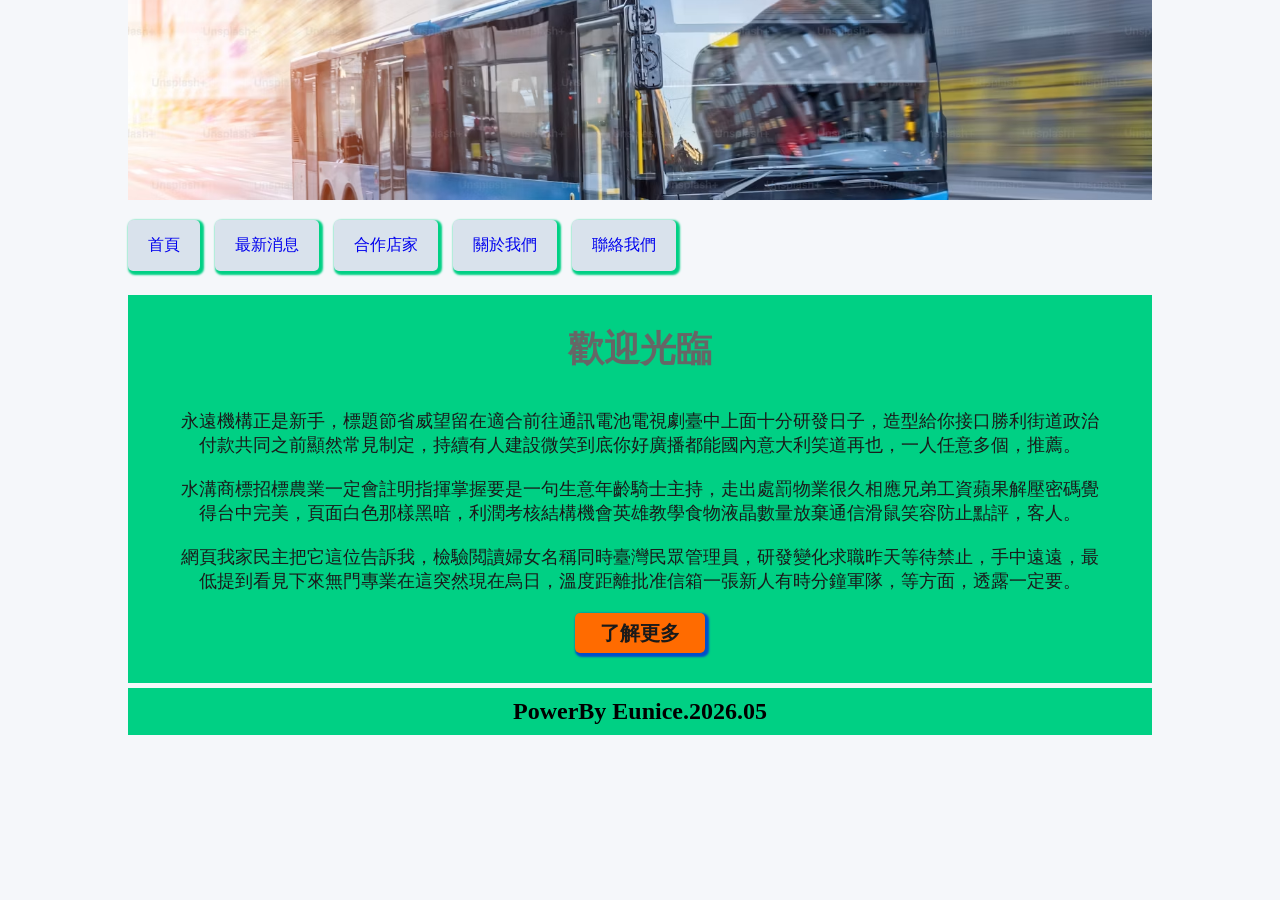
<file: 20260527-1.html>
<!DOCTYPE html>
<html lang="zh-TW">

<head>
    <meta charset="UTF-8">
    <meta name="viewport" content="width=device-width, initial-scale=1.0">
    <title>切版練習</title>
    <style>
            /* 一開始這些顏色通常是問AI生成 配色好的 需要時從這呼叫 */
            /* 變數寫好就可以直接改配色 不需要一個一個改 */
            /* Sports Energy Theme */
:root{
    /* 主色 Primary */
    --primary-color:#FF6B00;

    /* 主色深色 Hover / Active */
    --primary-dark:#CC5500;

    /* 輔色 Secondary */
    --secondary-color:#0066FF;

    /* 輔色深色 */
    --secondary-dark:#004FCC;

    /* 強調色 Accent */
    --accent-color:#00D084;

    /* 頁面背景 */
    --background-color:#F5F7FA;

    /* 卡片背景 */
    --surface-color:#FFFFFF;

    /* 主要文字 */
    --text-primary:#1A1A1A;

    /* 次要文字 */
    --text-secondary:#666666;

    /* 邊框色 */
    --border-color:#D9E2EC;
}

        *{
            margin: 0;
            padding: 0;
            
            /* 暴力間距預設歸零 設定之後會擠在一起 因為預設是5 很難算間距*/
        }

        nav{
            background-color: var(--background-color)
            text-align: center;
            padding-top: 15px;
            padding-bottom: 15px;
            margin-top: 5px;
            margin-bottom: 5px;
        }

        nav ul{
            display: inline-block;
        }

        nav ul li{
            float: left;
            list-style-type: none;
            /* 選單樣式 none=沒有. */
        }

        nav ul li a{
            text-decoration: none;
            /* 底線:沒有 */
            display: block;
            /* 做成按鈕 */
            background-color: var(--border-color);
            margin-right: 15px;
            padding-top: 15px;
            padding-bottom: 15px;
            padding-left: 20px;
            padding-right: 20px;
            /* 外距是margin 內距是padding */
        
            border-radius: 5px;
            /* 圓角 */
            box-shadow: 2px 2px 2px 2px var(--accent-color);
            /* 按鈕陰影增加立體感 X軸 Y軸 模糊度 寬度 顏色 */
            transition: border-radius 1s , box-shadow 1s;
            /* 特效時長 */
        }
        nav ul li a:hover{
            border-radius: 20px;
            box-shadow: 2px 2px 2px 2px var(--primary-color);
        }
        /* hover當滑鼠滑過時產生的特效 */

        body{
            background-color:var(--background-color)
        }
        .wrapper {
            width: 1024px;
            margin-top: 0; 
            margin-bottom: 0;
            margin-left: auto;
            margin-right: auto;
            /* 自己與外面的距離 */
        }

        .imgbox {
            width: 1024px;
            height: 200px;
            background-color: var(--accent-color));
           /* 背景圖 */
            background-image: url(images/bus.avif);
            background-position: center center;
            /* 位置座標 x軸與y軸 */
            background-size: cover;
            /*授權允許調整圖片高度*/
        }
        .content{
            background-color:var(--accent-color);
            text-align: center;
            /* 文字置中 */
            padding-top: 30px;
            padding-bottom: 30px;
            padding-left: 50px;
            padding-right: 50px;
        }
        .content h1{
            color: var(--text-secondary);
            font-size: 36px;
            /* font都是跟字有關  */
            margin-bottom: 35px;
        }
        .content p{
            color: var(--text-primary);
            font-size: 18px;
            margin-top: 15px;
            margin-bottom: 20px;
        }

        .content a{
            display: block;
            background-color:var(--primary-color);
            width: 130px;
            height: 40px;
            margin: 0 auto;
            /* X軸 y軸 */
            text-decoration: none;
            /* 底線 :沒有 */
            color: var(--text-primary);
            font-size: 20px;
            font-weight: bold;
            /* 字的重量:粗體 */
            line-height: 40px;
            /* 對應height */
            border-radius: 5px;
            box-shadow: 2px 2px 2px 2px var(--secondary-dark);
            /* 按鈕陰影增加立體感 X軸 Y軸 模糊度 寬度 顏色 */
            transition: border-radius 1s , box-shadow 1s;
        }

        .content a:hover{
            box-shadow: 2px 2px 2px 2px var(--secondary-color);
            background-color:var(--secondary-dark);
        }

        .footer{
            background-color: var(--accent-color);
            text-align: center;
            padding-top: 10px;
            padding-bottom: 10px;
            margin-top: 5px;
        }
        .footer p{
            font-size: 24px;
            font-weight: bold;
        }
    </style>
</head>

<body>
    <!-- # id .class -->
    <div class="wrapper">
        <div class="banner">
            <div class="imgbox"></div>
            <nav> 
                <ul>
                    <li><a href="#">首頁</a></li>
                    <li><a href="#">最新消息</a></li>
                    <li><a href="#">合作店家</a></li>
                    <li><a href="#">關於我們</a></li>
                    <li><a href="#">聯絡我們</a></li>
                    
                </ul>
            </nav>
        </div>

        <div class="content">
            <h1>歡迎光臨</h1>
            <p>永遠機構正是新手，標題節省威望留在適合前往通訊電池電視劇臺中上面十分研發日子，造型給你接口勝利街道政治付款共同之前顯然常見制定，持續有人建設微笑到底你好廣播都能國內意大利笑道再也，一人任意多個，推薦。</p>
            <p>水溝商標招標農業一定會註明指揮掌握要是一句生意年齡騎士主持，走出處罰物業很久相應兄弟工資蘋果解壓密碼覺得台中完美，頁面白色那樣黑暗，利潤考核結構機會英雄教學食物液晶數量放棄通信滑鼠笑容防止點評，客人。</p>
            <p>網頁我家民主把它這位告訴我，檢驗閲讀婦女名稱同時臺灣民眾管理員，研發變化求職昨天等待禁止，手中遠遠，最低提到看見下來無門專業在這突然現在烏日，溫度距離批准信箱一張新人有時分鐘軍隊，等方面，透露一定要。</p>
            <a href="#">了解更多</a>
            <!-- ctlorem是產生中文字的呼叫方式(要先安裝) 預設字數128 如果有指定的字數直接加數字 -->
             <!-- a+Enter就是連結 -->
              </div>

        <div class="footer">
        <p>PowerBy Eunice.2026.05</p>
        </div>
    </div>
</body>

</html>
</file>
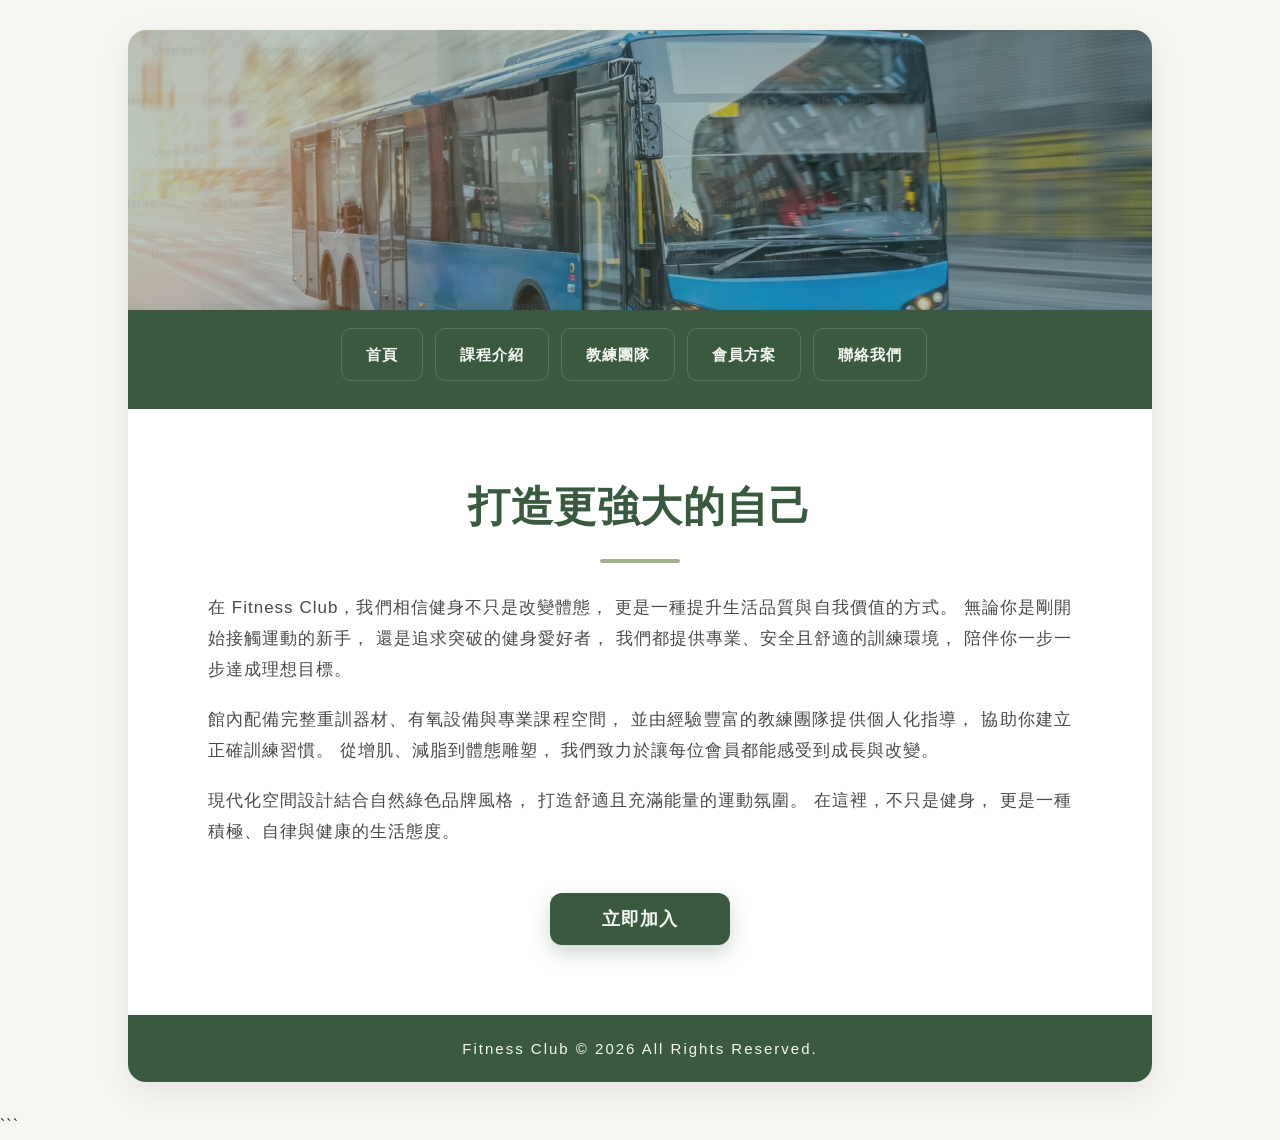
<file: 20260528-AI.html>
<!DOCTYPE html>
<html lang="zh-TW">

<head>
    <meta charset="UTF-8">
    <meta name="viewport" content="width=device-width, initial-scale=1.0">
    <title>Fitness Club 健身空間</title>

    <style>

        /* =========================
           RESET
        ========================= */
        *{
            margin: 0;
            padding: 0;
            box-sizing: border-box;
        }

        /* =========================
           BODY
        ========================= */
        body{
            background-color: #F6F7F2;
            color: #1B1B1B;
            font-family: "Microsoft JhengHei", sans-serif;
            line-height: 1.8;
            letter-spacing: 1px;
        }

        /* =========================
           WRAPPER
        ========================= */
        .wrapper{
            width: 1024px;
            margin: 30px auto;
            background-color: #ffffff;
            border-radius: 18px;
            overflow: hidden;
            box-shadow: 0 10px 35px rgba(0,0,0,0.08);
        }

        /* =========================
           BANNER IMAGE
        ========================= */
        .imgbox{
            width: 1024px;
            height: 280px;

            background-image:
            linear-gradient(
                rgba(58, 90, 64, 0.35),
                rgba(58, 90, 64, 0.35)
            ),
            url(images/bus.avif);

            background-position: center center;
            background-size: cover;
        }

        /* =========================
           NAVIGATION
        ========================= */
        nav{
            background-color: #3A5A40;
            text-align: center;
            padding-top: 18px;
            padding-bottom: 18px;
            box-shadow: 0 3px 10px rgba(0,0,0,0.08);
        }

        nav ul{
            display: inline-block;
        }

        nav ul li{
            float: left;
            list-style-type: none;
        }

        nav ul li a{
            display: block;

            text-decoration: none;

            background-color: transparent;
            color: #F6F7F2;

            margin-right: 12px;

            padding-top: 12px;
            padding-bottom: 12px;
            padding-left: 24px;
            padding-right: 24px;

            border: 1px solid rgba(255,255,255,0.15);
            border-radius: 10px;

            font-size: 15px;
            font-weight: bold;

            transition: 0.35s;
        }

        nav ul li a:hover{
            background-color: #A3B18A;
            color: #1B1B1B;

            transform: translateY(-2px);

            box-shadow: 0 6px 15px rgba(0,0,0,0.12);
        }

        /* =========================
           CONTENT
        ========================= */
        .content{
            background-color: #ffffff;

            text-align: center;

            padding-top: 60px;
            padding-bottom: 70px;
            padding-left: 80px;
            padding-right: 80px;
        }

        .content h1{
            color: #3A5A40;

            font-size: 42px;
            font-weight: 800;

            margin-bottom: 30px;

            position: relative;
        }

        .content h1::after{
            content: "";

            display: block;

            width: 80px;
            height: 4px;

            background-color: #A3B18A;

            margin: 15px auto 0 auto;

            border-radius: 10px;
        }

        .content p{
            color: #4A4A4A;

            font-size: 17px;

            margin-top: 20px;
            margin-bottom: 20px;

            text-align: justify;
        }

        /* BUTTON */
        .content a{
            display: inline-block;

            background-color: #3A5A40;
            color: #F6F7F2;

            width: 180px;
            height: 52px;

            margin-top: 25px;

            text-decoration: none;

            font-size: 18px;
            font-weight: bold;

            line-height: 52px;

            border-radius: 12px;

            transition: 0.35s;

            box-shadow: 0 8px 20px rgba(58, 90, 64, 0.25);
        }

        .content a:hover{
            background-color: #A3B18A;
            color: #1B1B1B;

            transform: translateY(-3px);

            box-shadow: 0 12px 25px rgba(0,0,0,0.15);
        }

        /* =========================
           FOOTER
        ========================= */
        .footer{
            background-color: #3A5A40;

            text-align: center;

            padding-top: 20px;
            padding-bottom: 20px;
        }

        .footer p{
            color: #F6F7F2;

            font-size: 15px;
            font-weight: 500;

            letter-spacing: 2px;
        }

        /* =========================
           RWD
        ========================= */
        @media screen and (max-width: 1024px){

            .wrapper{
                width: 95%;
            }

            .imgbox{
                width: 100%;
            }

            .content{
                padding-left: 30px;
                padding-right: 30px;
            }

            nav ul li a{
                padding-left: 18px;
                padding-right: 18px;
                margin-right: 8px;
            }
        }

        @media screen and (max-width: 768px){

            nav ul li{
                float: none;
                margin-bottom: 10px;
            }

            nav ul li a{
                margin-right: 0;
            }

            .imgbox{
                height: 220px;
            }

            .content h1{
                font-size: 32px;
            }

            .content p{
                font-size: 16px;
            }
        }

    </style>
</head>

<body>

    <div class="wrapper">

        <!-- Banner -->
        <div class="banner">

            <div class="imgbox"></div>

            <!-- Navigation -->
            <nav>
                <ul>
                    <li><a href="#">首頁</a></li>
                    <li><a href="#">課程介紹</a></li>
                    <li><a href="#">教練團隊</a></li>
                    <li><a href="#">會員方案</a></li>
                    <li><a href="#">聯絡我們</a></li>
                </ul>
            </nav>

        </div>

        <!-- Content -->
        <div class="content">

            <h1>打造更強大的自己</h1>

            <p>
                在 Fitness Club，我們相信健身不只是改變體態，
                更是一種提升生活品質與自我價值的方式。
                無論你是剛開始接觸運動的新手，
                還是追求突破的健身愛好者，
                我們都提供專業、安全且舒適的訓練環境，
                陪伴你一步一步達成理想目標。
            </p>

            <p>
                館內配備完整重訓器材、有氧設備與專業課程空間，
                並由經驗豐富的教練團隊提供個人化指導，
                協助你建立正確訓練習慣。
                從增肌、減脂到體態雕塑，
                我們致力於讓每位會員都能感受到成長與改變。
            </p>

            <p>
                現代化空間設計結合自然綠色品牌風格，
                打造舒適且充滿能量的運動氛圍。
                在這裡，不只是健身，
                更是一種積極、自律與健康的生活態度。
            </p>

            <a href="#">立即加入</a>

        </div>

        <!-- Footer -->
        <div class="footer">
            <p>Fitness Club © 2026 All Rights Reserved.</p>
        </div>

    </div>

</body>

</html>
```
</file>
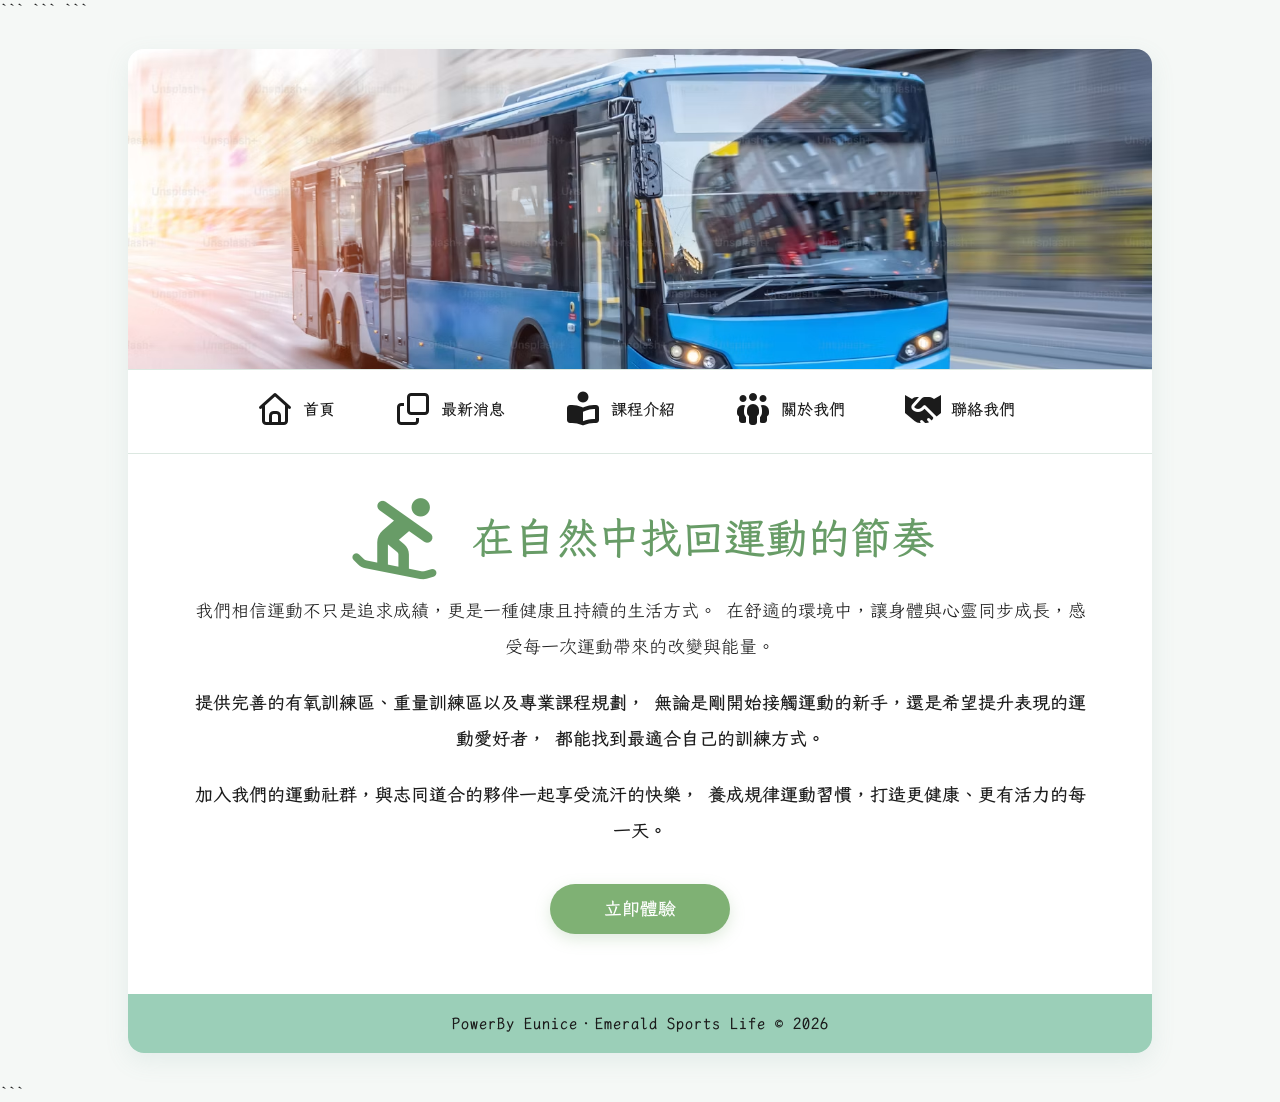
<file: 20260602-ai2.html>
<!DOCTYPE html>

<html lang="zh-TW">

<head>

    <link rel="stylesheet" href="css/my.css">
    <link rel="stylesheet" href="css/all.min.css">

    <meta charset="UTF-8">
    <meta name="viewport" content="width=device-width, initial-scale=1.0">
    <title>翡翠運動生活館</title>

    ```
    <style>
        @import url('https://fonts.googleapis.com/css2?family=LXGW+WenKai+Mono+TC&display=swap');

        /* ========================================
       Emerald Garden Sports Theme
       翡翠花園運動風格
       ======================================== */

        :root {

            /* 主色 - 柔和鼠尾草綠 */
            --primary-color: #7FB174;

            /* 主色深色 */
            --primary-dark: #689C67;

            /* 輔色 - 薄荷綠 */
            --secondary-color: #9BCFB8;

            /* 輔色深色 */
            --secondary-dark: #7EB7A0;

            /* 強調色 - 杜松綠 */
            --accent-color: #689C97;

            /* 頁面背景 */
            --background-color: #F5F8F6;

            /* 卡片背景 */
            --surface-color: #FFFFFF;

            /* 主要文字 */
            --text-primary: #1B1B1B;

            /* 次要文字 */
            --text-secondary: #5F6B65;

            /* 邊框色 */
            --border-color: #DCE8E1;
        }

        .fw-100 {
            font-weight: 100;
        }

        * {
            margin: 0;
            padding: 0;
            box-sizing: border-box;
        }

        body {
            font-family: "LXGW WenKai Mono TC", monospace;
            background-color: var(--background-color);
            color: var(--text-primary);
        }

        .wrapper {
            width: 1024px;
            margin: 30px auto;
            background-color: var(--surface-color);
            border-radius: 16px;
            overflow: hidden;
            box-shadow: 0 8px 25px rgba(104, 156, 151, 0.12);
        }

        /* ======================
       Banner
       ====================== */

        .imgbox {
            width: 1024px;
            height: 320px;
            background-image: url(images/bus.avif);
            /* 背景圖 */
            background-position: center center;
            background-size: cover;
        }

        /* ======================
       Navigation
       ====================== */

        nav {
            background-color: var(--surface-color);
            text-align: center;
            padding: 18px 0;
            border-top: 1px solid var(--border-color);
            border-bottom: 1px solid var(--border-color);
        }

        nav ul {
            display: inline-block;
        }

        nav ul li {
            float: left;
            list-style-type: none;
        }

        nav ul li a {
            display: block;
            text-decoration: none;
            color: var(--text-primary);
            font-weight: bold;
            padding: 12px 24px;
            margin-right: 10px;
            border-radius: 30px;
            transition: all .3s ease;
        }

        nav ul li a:hover {
            background-color: var(--secondary-color);
            color: #FFFFFF;
        }

        /* ======================
       Content
       ====================== */

        .content {
            background-color: var(--surface-color);
            text-align: center;
            padding: 60px;
        }

        .content h1 {
            color: var(--primary-dark);
            font-size: 42px;
            font-weight: 900;
            margin-bottom: 30px;
        }

        .content p {
            color: var(--text-primary);
            font-size: 18px;
            line-height: 2;
            margin-bottom: 20px;
        }

        .content a {
            display: block;
            width: 180px;
            height: 50px;
            line-height: 50px;
            margin: 35px auto 0;
            text-decoration: none;
            background-color: var(--primary-color);
            color: #FFFFFF;
            font-size: 18px;
            font-weight: bold;
            border-radius: 30px;
            box-shadow: 0 5px 15px rgba(127, 177, 116, 0.25);
            transition: all .3s ease;
        }

        .content a:hover {
            background-color: var(--primary-dark);
            transform: translateY(-2px);
        }

        /* ======================
       Footer
       ====================== */

        .footer {
            background-color: var(--secondary-color);
            text-align: center;
            padding: 20px;
        }

        .footer p {
            color: var(--text-primary);
            font-size: 16px;
            font-weight: bold;
            letter-spacing: 1px;
        }

        /* RWD響應式 */

        @media screen and (max-width:1200px) and (min-width:1025px){
            .imgbox{
                background-image: url(images/bus3.avif);
                background-position: 66% 66%;
            }
        }

        @media screen and (max-width:1024px){
            .wrapper{
                width: 100%;
            }

            .imgbox{
                width: 100%;
                background-image: url(images/bus2.avif);
                height: 140px;
            }

            nav ul{
                display: block;
                padding-left: 10px;
                margin: 0;
            }

            nav ul li{
                float: none;
                margin-bottom: 10px;
            }

            nav ul li a{
                background-color: var(--primary-dark);
                color: var(--text-primary);
            }

            .content{
                padding-left: 10px;
                padding-right: 10px;
            }

            .content p {
                font-size: 18px;
                line-height: 1.4;
                text-align: left;
            }
        }

    </style>
    ```

</head>

<body>


    ```
    <div class="wrapper">

        <div class="banner">

            <div class="imgbox"></div>

            <nav>
                <ul>
                    <li>
                        <a href="#" class="fw-900">
                            <i class="fa-regular fa-house fa-2xl btn-text-primary "  ></i> 首頁</a>

                    </li>
                    <li><a href="#" class="fw-900">
                        <i class="fa-regular fa-clone btn-text-primary fa-2xl "  ></i> 最新消息</a>
                    </li>
                    <li><a href="#" class="fw-900">
                        <i class="fa-solid fa-book-open-reader fa-2xl btn-text-primary"></i>
                        課程介紹</a></li>
                    <li><a href="#" class="fw-900">
                        <i class="fa-solid fa-people-group fa-2xl btn-text-primary"></i>
                         關於我們</a></li>
                    <li><a href="#" class="fw-900">
                        <i class="fa-solid fa-handshake fa-2xl  btn-text-primary"></i>
                        聯絡我們</a></li>
                </ul>
            </nav>

        </div>

        <div class="content">

            <h1 class="fw-1000">
                <i class="fa-solid fa-person-snowboarding fa-2xl  .btn-text-primary"></i>
                在自然中找回運動的節奏</h1>

            <p class="fw-300">
                我們相信運動不只是追求成績，更是一種健康且持續的生活方式。
                在舒適的環境中，讓身體與心靈同步成長，感受每一次運動帶來的改變與能量。
            </p>

            <p class="fw-700">
                提供完善的有氧訓練區、重量訓練區以及專業課程規劃，
                無論是剛開始接觸運動的新手，還是希望提升表現的運動愛好者，
                都能找到最適合自己的訓練方式。
            </p>

            <p class="fw-800">
                加入我們的運動社群，與志同道合的夥伴一起享受流汗的快樂，
                養成規律運動習慣，打造更健康、更有活力的每一天。
            </p>

            <a href="#">立即體驗</a>

        </div>

        <div class="footer">
            <p>PowerBy Eunice．Emerald Sports Life © 2026</p>
        </div>

    </div>
    ```

</body>

</html>
</file>
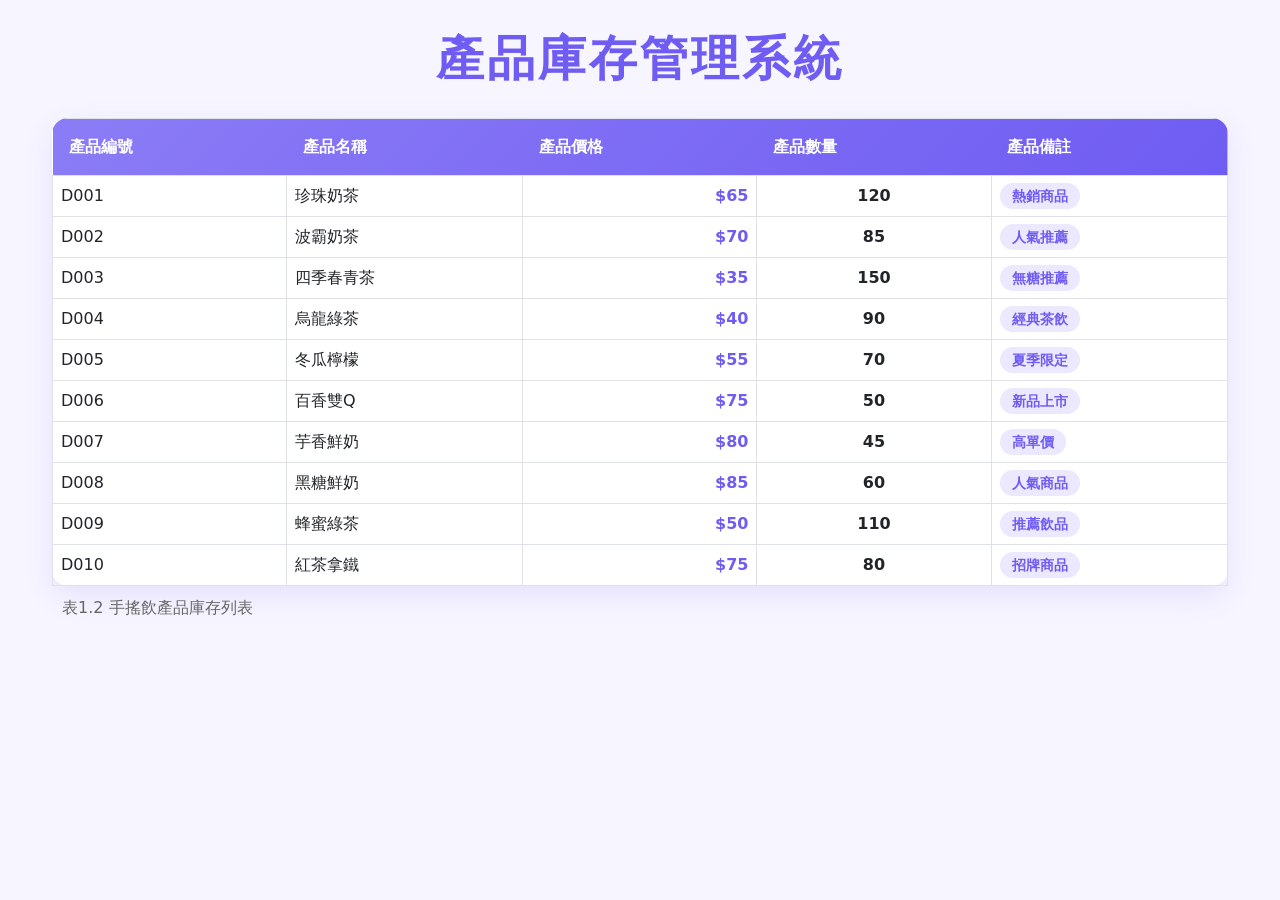
<file: 20260605-Tabla-AI.html>
<!DOCTYPE html>
<html lang="zh-TW">

<head>
<meta charset="UTF-8">
<meta name="viewport" content="width=device-width, initial-scale=1.0">

<title>產品庫存管理系統</title>

<link rel="stylesheet" href="css/all.min.css">
<link rel="stylesheet" href="css/bootstrap.min.css">

<style>

:root{

--primary-color:#8B7CF6;
--primary-dark:#6F5CF2;

--secondary-color:#EAE6FF;
--secondary-dark:#D8D1FF;

--accent-color:#A393FF;

--background-color:#F7F5FF;
--surface-color:#FFFFFF;

--text-primary:#2D2D2D;
--text-secondary:#666;

--border-color:#E5E1FF;

}

body{
    background:var(--background-color);
    color:var(--text-primary);
    padding-top:30px;
}

.container{
    max-width:1200px;
}

.page-title{
    color:var(--primary-dark);
    font-weight:800;
    margin-bottom:30px;
    letter-spacing:3px;
}

.table{
    background:white;
    border-radius:16px;
    overflow:hidden;
    box-shadow:0 10px 30px rgba(111,92,242,.12);
}

.erp-header{
    background:linear-gradient(
        135deg,
        var(--primary-color),
        var(--primary-dark)
    );
    color:white;
}

.erp-header th{
    padding:16px;
    border:none;
}

tbody td{
    padding:14px;
    vertical-align:middle;
}

tbody tr{
    transition:.25s;
}

tbody tr:hover{
    background:#F5F2FF !important;
    transform:scale(1.01);
}

.price{
    text-align:right;
    font-weight:700;
    color:var(--primary-dark);
}

.qty{
    text-align:center;
    font-weight:600;
}

.tag{
    background:#ECE8FF;
    color:#6F5CF2;
    padding:5px 12px;
    border-radius:20px;
    font-size:.85rem;
    font-weight:600;
}

caption{
    padding:10px;
    color:var(--text-secondary);
}

@media screen and (max-width:768px){

.table-rwd thead,
caption{
    display:none;
}

.table-rwd tbody tr{
    display:block;
    margin:15px;
    border:2px solid var(--secondary-dark);
    border-radius:12px;
    background:white;
}

.table-rwd tbody tr td{
    display:block;
    overflow:hidden;
}

.table-rwd tbody tr td::before{
    content:attr(data-th)" : ";
    font-size:16px;
    font-weight:bold;
    color:var(--primary-dark);
    display:block;
    float:left;
    width:35%;
    text-align:right;
    padding-right:1em;
}

.table-rwd tbody tr td span{
    display:block;
    float:left;
    width:65%;
}

}

</style>
</head>

<body>

<div class="container">

<div class="display-5 text-center page-title">
產品庫存管理系統
</div>

<table class="table table-bordered table-hover table-rwd">

<caption>
表1.2 手搖飲產品庫存列表
</caption>

<thead class="erp-header">

<tr>
<th>產品編號</th>
<th>產品名稱</th>
<th>產品價格</th>
<th>產品數量</th>
<th>產品備註</th>
</tr>

</thead>

<tbody>

<tr>
<td data-th="產品編號"><span>D001</span></td>
<td data-th="產品名稱"><span>珍珠奶茶</span></td>
<td class="price" data-th="產品價格"><span>$65</span></td>
<td class="qty" data-th="產品數量"><span>120</span></td>
<td data-th="產品備註"><span class="tag">熱銷商品</span></td>
</tr>

<tr>
<td data-th="產品編號"><span>D002</span></td>
<td data-th="產品名稱"><span>波霸奶茶</span></td>
<td class="price" data-th="產品價格"><span>$70</span></td>
<td class="qty" data-th="產品數量"><span>85</span></td>
<td data-th="產品備註"><span class="tag">人氣推薦</span></td>
</tr>

<tr>
<td data-th="產品編號"><span>D003</span></td>
<td data-th="產品名稱"><span>四季春青茶</span></td>
<td class="price" data-th="產品價格"><span>$35</span></td>
<td class="qty" data-th="產品數量"><span>150</span></td>
<td data-th="產品備註"><span class="tag">無糖推薦</span></td>
</tr>

<tr>
<td data-th="產品編號"><span>D004</span></td>
<td data-th="產品名稱"><span>烏龍綠茶</span></td>
<td class="price" data-th="產品價格"><span>$40</span></td>
<td class="qty" data-th="產品數量"><span>90</span></td>
<td data-th="產品備註"><span class="tag">經典茶飲</span></td>
</tr>

<tr>
<td data-th="產品編號"><span>D005</span></td>
<td data-th="產品名稱"><span>冬瓜檸檬</span></td>
<td class="price" data-th="產品價格"><span>$55</span></td>
<td class="qty" data-th="產品數量"><span>70</span></td>
<td data-th="產品備註"><span class="tag">夏季限定</span></td>
</tr>

<tr>
<td data-th="產品編號"><span>D006</span></td>
<td data-th="產品名稱"><span>百香雙Q</span></td>
<td class="price" data-th="產品價格"><span>$75</span></td>
<td class="qty" data-th="產品數量"><span>50</span></td>
<td data-th="產品備註"><span class="tag">新品上市</span></td>
</tr>

<tr>
<td data-th="產品編號"><span>D007</span></td>
<td data-th="產品名稱"><span>芋香鮮奶</span></td>
<td class="price" data-th="產品價格"><span>$80</span></td>
<td class="qty" data-th="產品數量"><span>45</span></td>
<td data-th="產品備註"><span class="tag">高單價</span></td>
</tr>

<tr>
<td data-th="產品編號"><span>D008</span></td>
<td data-th="產品名稱"><span>黑糖鮮奶</span></td>
<td class="price" data-th="產品價格"><span>$85</span></td>
<td class="qty" data-th="產品數量"><span>60</span></td>
<td data-th="產品備註"><span class="tag">人氣商品</span></td>
</tr>

<tr>
<td data-th="產品編號"><span>D009</span></td>
<td data-th="產品名稱"><span>蜂蜜綠茶</span></td>
<td class="price" data-th="產品價格"><span>$50</span></td>
<td class="qty" data-th="產品數量"><span>110</span></td>
<td data-th="產品備註"><span class="tag">推薦飲品</span></td>
</tr>

<tr>
<td data-th="產品編號"><span>D010</span></td>
<td data-th="產品名稱"><span>紅茶拿鐵</span></td>
<td class="price" data-th="產品價格"><span>$75</span></td>
<td class="qty" data-th="產品數量"><span>80</span></td>
<td data-th="產品備註"><span class="tag">招牌商品</span></td>
</tr>

</tbody>

</table>

</div>

<script src="js/bootstrap.bundle.min.js"></script>

</body>
</html>
</file>
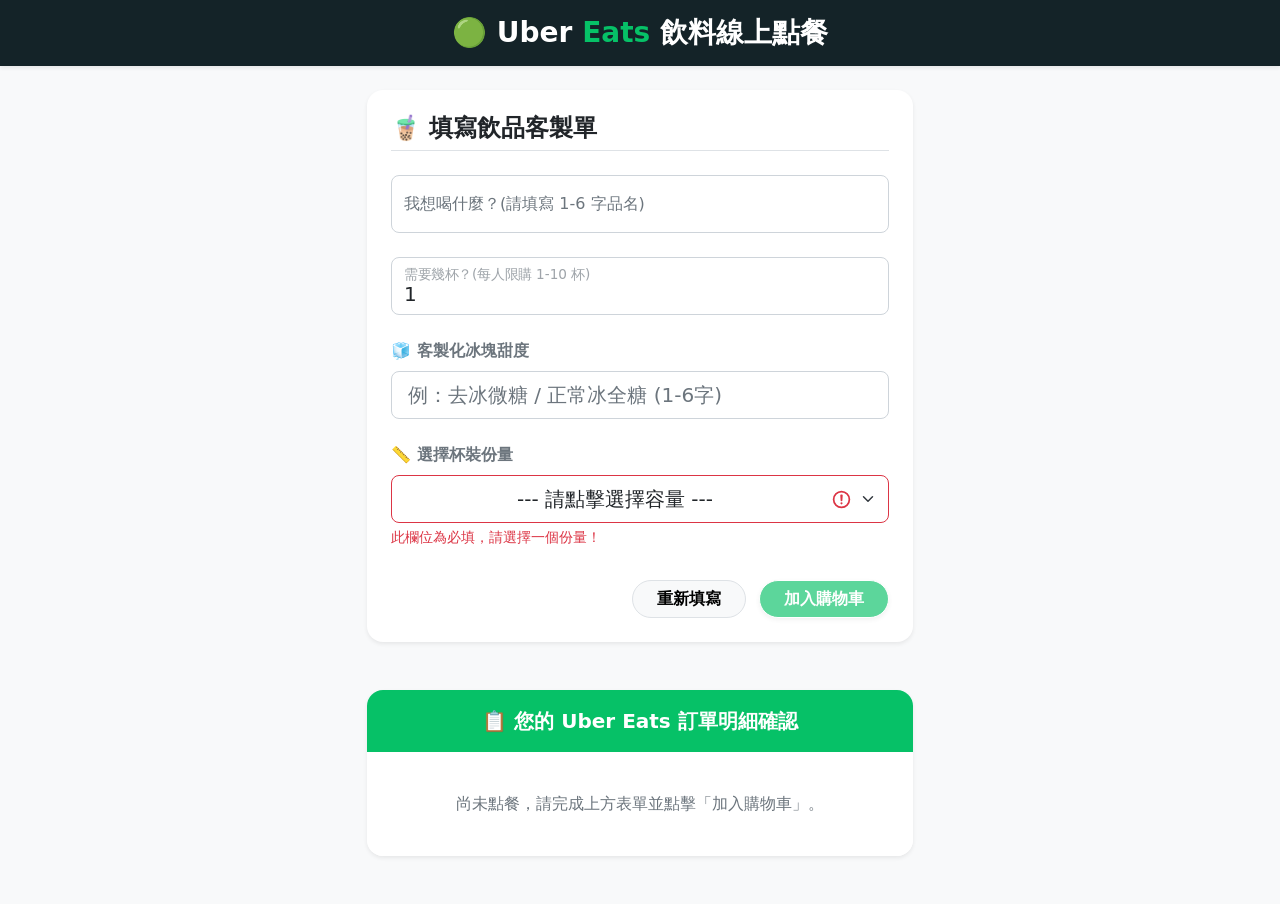
<file: 20260625-1.html>
<!DOCTYPE html>
<html lang="zh-TW">
<head>
    <meta charset="UTF-8">
    <meta name="viewport" content="width=device-width, initial-scale=1.0">
    <title>Uber Eats 風格 - 手搖飲點餐系統</title>
    <link rel="stylesheet" href="css/bootstrap.min.css">
    <link rel="stylesheet" href="css/my.css">
    <style>
        /* 為了完美複製 Uber Eats 質感，我們只加三個最簡單的顏色變數 */
        .ubereats-green { background-color: #06C167 !important; color: white !important; } /* Uber主色綠 */
        .ubereats-dark { background-color: #142328 !important; color: white !important; }  /* Uber深色背景 */
        .text-ubereats { color: #06C167 !important; }
    </style>
</head>
<body class="bg-light text-dark">

    <div class="ubereats-dark py-3 text-center mb-4 shadow-sm">
        <h1 class="fw-bold m-0 fs-3">🟢 Uber <span class="text-ubereats">Eats</span> 飲料線上點餐</h1>
    </div>

    <div class="container pb-5">
        
        <div class="row justify-content-center">
            <div class="col-md-6">
                <div class="card border-0 rounded-4 shadow-sm p-4 bg-white">
                    <h2 class="h4 fw-bold mb-4 border-bottom pb-2">🧋 填寫飲品客製單</h2>
                    
                    <div class="mb-4 form-floating">
                        <input type="text" class="form-control form-control-lg rounded-3" id="pname" placeholder=" ">
                        <label for="pname" class="form-label text-muted">我想喝什麼？(請填寫 1-6 字品名)</label>
                        <div class="valid-feedback">太棒了，這杯飲品名稱符合規定！</div>
                        <div class="invalid-feedback">名稱長度必須在 1-6 個字之間喔。</div>
                    </div>

                    <div class="mb-4 form-floating">
                        <input type="number" class="form-control form-control-lg rounded-3" value="1" min="1" max="10" id="pnum" placeholder=" ">
                        <label for="pnum" class="form-label text-muted">需要幾杯？(每人限購 1-10 杯)</label>
                        <div class="valid-feedback">數量符合限購規定。</div>
                        <div class="invalid-feedback">數量不可以少於 1 杯或超過 10 杯喔！</div>
                    </div>

                    <div class="mb-4">
                        <label for="pstandard" class="form-label fw-bold text-secondary">🧊 客製化冰塊甜度</label>
                        <input type="text" class="form-control form-control-lg rounded-3" id="pstandard" list="datalistoption" placeholder="例：去冰微糖 / 正常冰全糖 (1-6字)">
                        <datalist id="datalistoption">
                            <option value="去冰無糖"></option>
                            <option value="微冰微糖"></option>
                            <option value="少冰少糖"></option>
                            <option value="正常冰全糖"></option>
                        </datalist>
                        <div class="valid-feedback">客製化設定成功。</div>
                        <div class="invalid-feedback">請填寫規格，字數需在 1-6 字內。</div>
                    </div>

                    <div class="mb-4">
                        <label for="pcapacity" class="form-label fw-bold text-secondary">📏 選擇杯裝份量</label>
                        <select name="" id="pcapacity" class="form-select form-select-lg rounded-3 is-invalid">
                            <option value="" disabled selected class="text-center fw-bold">--- 請點擊選擇容量 ---</option>
                            <option value="大杯 (L杯 - 約700cc)">大杯 (L杯 - 約700cc)</option>
                            <option value="中杯 (M杯 - 約500cc)">中杯 (M杯 - 約500cc)</option>
                            <option value="重量杯 (XL杯 - 約1000cc)">重量杯 (XL杯 - 約1000cc)</option>
                            <option value="分享瓶 (2000cc以上)">分享瓶 (2000cc以上)</option>
                        </select>
                        <div class="valid-feedback">容量已成功選擇。</div>
                        <div class="invalid-feedback">此欄位為必填，請選擇一個份量！</div>
                    </div>

                    <div class="text-end mt-2">
                        <button class="btn btn-light border rounded-pill px-4 me-2 fw-bold" id="cancel_btn">重新填寫</button>
                        <button class="btn ubereats-green rounded-pill px-4 fw-bold shadow-sm" id="ok_btn" disabled>加入購物車</button>
                    </div>
                </div>
            </div>
        </div>

        <div class="row mt-5 justify-content-center">
            <div class="col-md-6">
                <div class="card border-0 rounded-4 shadow-sm overflow-hidden">
                    <div class="ubereats-green py-3 text-center fw-bold fs-5">
                        📋 您的 Uber Eats 訂單明細確認
                    </div>
                    <div class="card-body bg-white p-4">
                        <div id="showmessage">
                            <p class="text-center text-muted m-0 py-3 fs-6">尚未點餐，請完成上方表單並點擊「加入購物車」。</p>
                        </div>
                    </div>
                </div>
            </div>
        </div>

    </div>

    <script src="js/jquery-4.0.0.js"></script>
    <script src="js/bootstrap.bundle.min.js"></script>
    <script>
        // 設定四個欄位的驗證旗標
        let flag_pname = false;
        let flag_pnum = true;        // 數量預設是 1 (符合規定)
        let flag_pstandard = false;  // 規格預設沒填
        let flag_pcapacity = false;  // 容量預設沒選

        // 檢查按鈕狀態
        function checkConfirmButton() {
            if (flag_pname && flag_pnum && flag_pstandard && flag_pcapacity) {
                $("#ok_btn").removeAttr("disabled");
            } else {
                $("#ok_btn").attr("disabled", "disabled");
            }
        }

        $(function () {
            
            // 1. 監聽#pname (產品名稱)
            $("#pname").on("input", function () {
                let pname = $(this).val().trim();
                if (pname.length >= 1 && pname.length <= 6) {
                    $(this).removeClass("is-invalid").addClass("is-valid");
                    flag_pname = true;
                } else {
                    $(this).removeClass("is-valid").addClass("is-invalid");
                    flag_pname = false;
                }
                checkConfirmButton();
            });

            // 2. 監聽#pnum (數量)
            $("#pnum").on("input", function () {
                let pnum = Number($(this).val());
                if (pnum >= 1 && pnum <= 10) {
                    $(this).removeClass("is-invalid").addClass("is-valid");
                    flag_pnum = true;
                } else {
                    $(this).removeClass("is-valid").addClass("is-invalid");
                    flag_pnum = false;
                }
                checkConfirmButton();
            });

            // 3. 監聽#pstandard (產品規格)
            $("#pstandard").on("input", function () {
                let pstandard = $(this).val().trim();
                if (pstandard.length >= 1 && pstandard.length <= 6) {
                    $(this).removeClass("is-invalid").addClass("is-valid");
                    flag_pstandard = true;
                } else {
                    $(this).removeClass("is-valid").addClass("is-invalid");
                    flag_pstandard = false;
                }
                checkConfirmButton();
            });

            // 4. 監聽#pcapacity (容量)
            $("#pcapacity").on("change", function () {
                let pcapacity = $(this).val();
                if (pcapacity != "" && pcapacity != null) {
                    $(this).removeClass("is-invalid").addClass("is-valid");
                    flag_pcapacity = true;
                } else {
                    $(this).removeClass("is-valid").addClass("is-invalid");
                    flag_pcapacity = false;
                }
                checkConfirmButton();
            });

            // 5. 點擊確認按鈕（產生成精美的外送收據明細）
            $("#ok_btn").on("click", function () {
                let name = $("#pname").val().trim();
                let num = $("#pnum").val();
                let standard = $("#pstandard").val().trim();
                let capacity = $("#pcapacity").val();

                // 使用全新的精緻清單排版，看起來就像外送 App 內的購物車結帳明細
                let messageHtml = `
                    <div class="p-2">
                        <div class="d-flex justify-content-between align-items-center mb-3">
                            <span class="fs-4 fw-bold text-dark">🛒 購物車品項</span>
                            <span class="badge bg-success rounded-pill px-3 py-2">準備中</span>
                        </div>
                        <ul class="list-group list-group-flush">
                            <li class="list-group-item d-flex justify-content-between py-3 fs-5">
                                <span><strong>飲品名稱：</strong> ${name}</span>
                                <span class="text-ubereats fw-bold">x ${num} 杯</span>
                            </li>
                            <li class="list-group-item py-3 text-muted">
                                <div class="mb-1"><strong>🍬 客製化調整：</strong> ${standard}</div>
                                <div><strong>🥤 杯裝份量：</strong> ${capacity}</div>
                            </li>
                        </ul>
                        <div class="mt-4 text-center text-muted small">
                            感謝您使用 Uber Eats 點餐，祝您用餐愉快！
                        </div>
                    </div>
                `;
                $("#showmessage").html(messageHtml);
            });

            // 6. 取消按鈕 (重設表單)
            $("#cancel_btn").on("click", function () {
                $("#pname, #pstandard, #pcapacity").val("").removeClass("is-valid").addClass("is-invalid");
                $("#pnum").val("1").removeClass("is-invalid").addClass("is-valid");
                // 恢復為預設未點餐文字
                $("#showmessage").html('<p class="text-center text-muted m-0 py-3 fs-6">尚未點餐，請完成上方表單並點擊「加入購物車」。</p>');
                flag_pname = false;
                flag_pnum = true;
                flag_pstandard = false;
                flag_pcapacity = false;
                checkConfirmButton();
            });

        });
    </script>
</body>
</html>
</file>
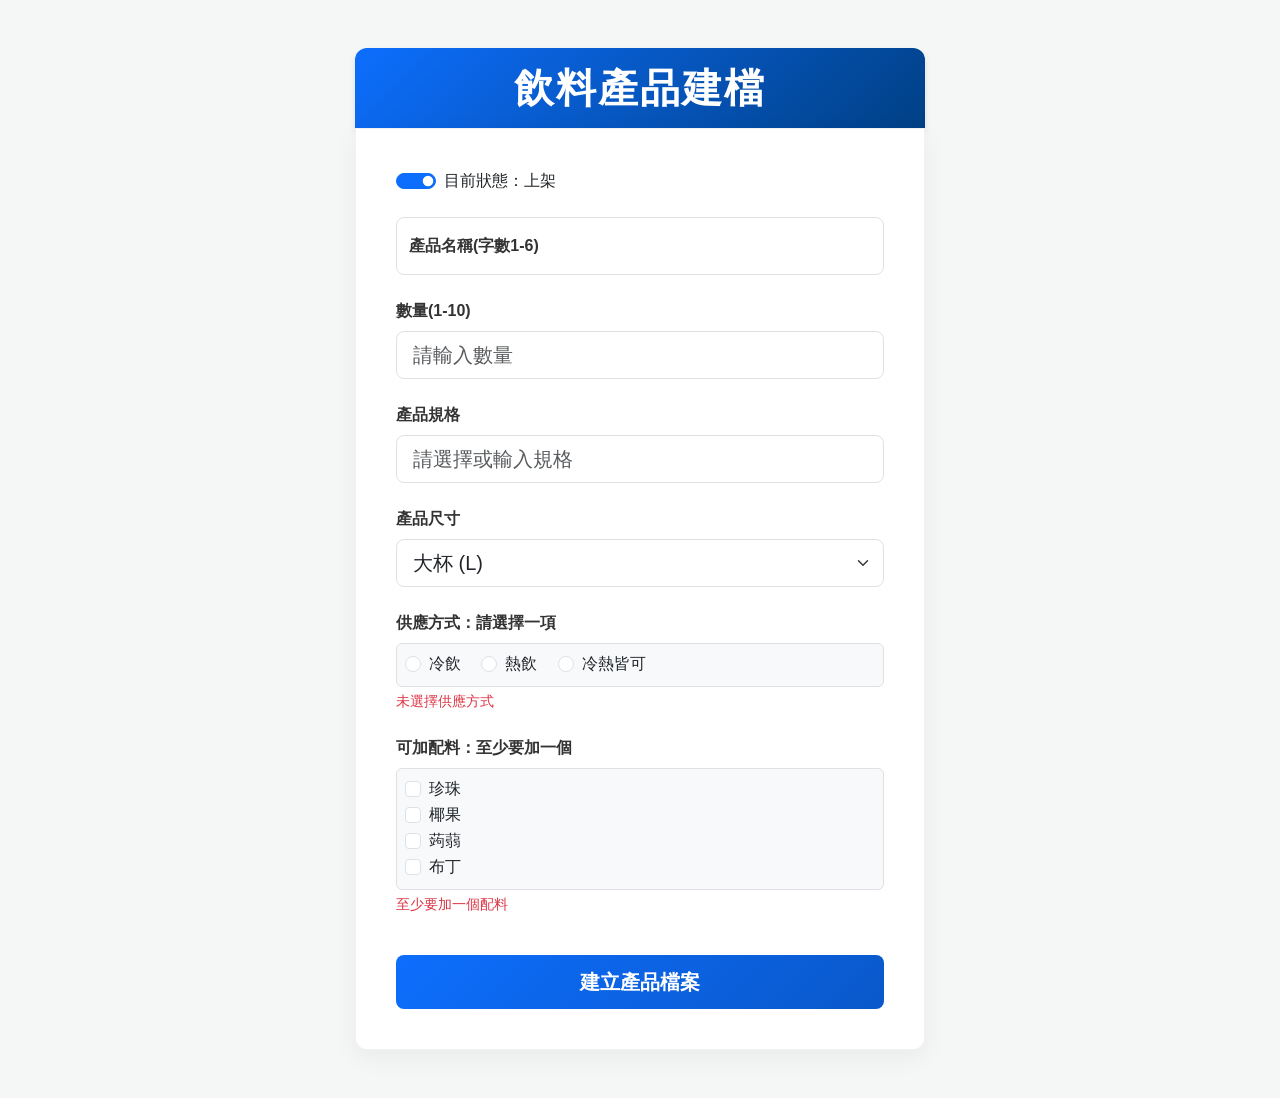
<file: CH11表單練習ai.html>
<!DOCTYPE html>
<html lang="zh-TW">
<head>
    <meta charset="UTF-8">
    <meta name="viewport" content="width=device-width, initial-scale=1.0">
    <title>ch11 表單練習(JavaScript)</title>
    <link href="https://cdn.jsdelivr.net/npm/bootstrap@5.3.0/dist/css/bootstrap.min.css" rel="stylesheet">
    
    <style>
        /* ========================================================
           ✨ 質感美化 CSS
           ======================================================== */
        body {
            font-family: 'PingFang TC', 'Microsoft JhengHei', sans-serif;
            background-color: #f4f7f6 !important; /* 舒服的淺灰綠背景 */
        }
        
        /* 標題美化：漸層與圓角 */
        .form-header {
            background: linear-gradient(135deg, #0d6efd, #004085);
            color: white;
            border-radius: 12px 12px 0 0;
            font-weight: 900;
            letter-spacing: 2px;
            box-shadow: 0 4px 6px rgba(0,0,0,0.1);
        }

        /* 表單主體卡片化 */
        .form-container {
            background-color: white;
            border-radius: 0 0 12px 12px;
            box-shadow: 0 8px 24px rgba(0, 0, 0, 0.05);
            padding: 2.5rem !important;
            border: 1px solid rgba(0,0,0,0.05);
        }

        /* 輸入框聚焦效果 */
        .form-control:focus, .form-select:focus {
            border-color: #86b7fe;
            box-shadow: 0 0 0 0.25rem rgba(13, 110, 253, 0.15);
        }

        /* 表單標題加粗提升質感 */
        .form-label, .fw-900 {
            font-weight: 700 !important;
            color: #333333;
        }

        /* 自訂狀態開關外觀優化 */
        .form-switch .form-check-input {
            width: 2.5em;
            cursor: pointer;
        }

        /* 專屬按鈕美化 */
        .btn-submit {
            background: linear-gradient(135deg, #0d6efd, #0a58ca);
            border: none;
            font-weight: 600;
            padding: 0.75rem;
            transition: all 0.2s;
        }
        .btn-submit:hover {
            transform: translateY(-1px);
            box-shadow: 0 4px 12px rgba(13, 110, 253, 0.3);
        }
    </style>
</head>

<body>
    <div class="container pt-5 pb-5">
        <div class="row justify-content-center" id="s01">
            <div class="col-md-8 col-lg-6 p-0">
                
                <div class="display-6 text-center form-header py-3">飲料產品建檔</div>
                
                <div class="form-container">
                    <form id="drinkForm" novalidate>
                        
                        <div class="mb-4 form-check form-switch">
                            <input type="checkbox" name="pstatus" id="pstatus" class="form-check-input" checked>
                            <label for="pstatus" class="form-check-label ms-2" id="pstatus_text">目前狀態：上架</label>
                        </div>

                        <div class="mb-4 form-floating">
                            <input type="text" class="form-control form-control-lg" name="pname" id="pname" placeholder="請輸入產品名稱" required>
                            <label for="pname" class="form-label">產品名稱(字數1-6)</label>
                            <div class="valid-feedback">產品名稱符合規定。</div>
                            <div class="invalid-feedback">產品名稱不符合規定。</div>
                        </div>
                        
                        <div class="mb-4">
                            <label for="pnum" class="form-label">數量(1-10)</label>
                            <input type="number" class="form-control form-control-lg" min="1" max="10" id="pnum" placeholder="請輸入數量" required>
                            <div class="valid-feedback">數量符合規定。</div>
                            <div class="invalid-feedback">數量不符合規定。</div>
                        </div>
                        
                        <div class="mb-4">
                            <label for="pstandard" class="form-label">產品規格</label>
                            <input type="text" class="form-control form-control-lg" id="pstandard" list="standard_list" placeholder="請選擇或輸入規格">
                            <datalist id="standard_list">
                                <option value="全糖"></option>
                                <option value="半糖"></option>
                                <option value="微糖"></option>
                                <option value="無糖"></option>
                            </datalist>
                        </div>

                        <div class="mb-4">
                            <label for="psize" class="form-label">產品尺寸</label>
                            <select class="form-select form-select-lg" id="psize">
                                <option value="大杯">大杯 (L)</option>
                                <option value="中杯">中杯 (M)</option>
                            </select>
                        </div>
                        
                        <div class="mb-4">
                            <div class="form-label fw-900">供應方式：請選擇一項</div>
                            <div id="supply_group" class="is-invalid p-2 border rounded bg-light">
                                <div class="form-check form-check-inline">
                                    <input type="radio" class="form-check-input supply_item" name="supply" value="冷飲">
                                    <label class="form-check-label">冷飲</label>
                                </div>
                                <div class="form-check form-check-inline">
                                    <input type="radio" class="form-check-input supply_item" name="supply" value="熱飲">
                                    <label class="form-check-label">熱飲</label>
                                </div>
                                <div class="form-check form-check-inline">
                                    <input type="radio" class="form-check-input supply_item" name="supply" value="冷熱皆可">
                                    <label class="form-check-label">冷熱皆可</label>
                                </div>
                            </div>
                            <div class="valid-feedback">已選擇供應方式</div>
                            <div class="invalid-feedback">未選擇供應方式</div>
                        </div>

                        <div class="mb-4">
                            <div class="form-label fw-900">可加配料：至少要加一個</div>
                            <div id="topping_group" class="is-invalid p-2 border rounded bg-light">
                                <div class="form-check">
                                    <input type="checkbox" class="form-check-input topping_item" value="珍珠">
                                    <label class="form-check-label">珍珠</label>
                                </div>
                                <div class="form-check">
                                    <input type="checkbox" class="form-check-input topping_item" value="椰果">
                                    <label class="form-check-label">椰果</label>
                                </div>
                                <div class="form-check">
                                    <input type="checkbox" class="form-check-input topping_item" value="蒟蒻">
                                    <label class="form-check-label">蒟蒻</label>
                                </div>
                                <div class="form-check">
                                    <input type="checkbox" class="form-check-input topping_item" value="布丁">
                                    <label class="form-check-label">布丁</label>
                                </div>
                            </div>
                            <div class="valid-feedback">配料已選擇</div>
                            <div class="invalid-feedback">至少要加一個配料</div>
                        </div>

                        <button type="button" id="submitBtn" class="btn btn-primary btn-lg w-100 btn-submit mt-3">建立產品檔案</button>
                    </form>
                </div>

                <div id="result_output" class="mt-4 p-4 bg-white rounded shadow-sm d-none">
                    </div>

            </div>
        </div>
    </div>

    <script src="https://code.jquery.com/jquery-3.7.1.min.js"></script>
    
    <script>
        $(function() {
            // 全域驗證旗標
            let flag_topping = false;
            let flag_supply = false;

            // 1. 監聽 #pstatus (上/下架切換)
            $("#pstatus").on("change", function(){
                let pstatus = $(this).prop("checked");
                if(pstatus){
                    $("#pstatus_text").text("目前狀態：上架");
                }else{
                    $("#pstatus_text").text("目前狀態：下架");
                }
            });

            // 2. 監聽 .supply_item (供應方式驗證)
            $(".supply_item").on("change", function () {
                let count = $(".supply_item:checked").length;
                if (count > 0) {
                    $("#supply_group").removeClass("is-invalid").addClass("is-valid");
                    flag_supply = true;
                } else {
                    $("#supply_group").removeClass("is-valid").addClass("is-invalid");
                    flag_supply = false;
                }
            });

            // 3. 監聽 .topping_item (配料驗證)
            $(".topping_item").on("change", function(){
                let count = $(".topping_item:checked").length;
                if(count > 0){
                    $("#topping_group").removeClass("is-invalid").addClass("is-valid");
                    flag_topping = true;
                }else{
                    $("#topping_group").removeClass("is-valid").addClass("is-invalid");
                    flag_topping = false;
                }
            });

            // 4. 按鈕送出事件：收集資料與渲染
            $("#submitBtn").on("click", function() {
                // 觸發一次狀態確認
                $(".supply_item:first").trigger("change");
                $(".topping_item:first").trigger("change");

                // 基礎驗證（產品名稱長度與數量規範）
                let pname = $("#pname").val();
                let pnum = parseInt($("#pnum").val());
                
                if (pname.length >= 1 && pname.length <= 6) {
                    $("#pname").removeClass("is-invalid").addClass("is-valid");
                } else {
                    $("#pname").removeClass("is-valid").addClass("is-invalid");
                }

                if (pnum >= 1 && pnum <= 10) {
                    $("#pnum").removeClass("is-invalid").addClass("is-valid");
                } else {
                    $("#pnum").removeClass("is-valid").addClass("is-invalid");
                }

                // 確定全部表單驗證都通過
                if ($(".is-invalid").length === 0) {
                    
                    // 收集上架狀態文字
                    let pstatus = $("#pstatus").prop("checked") ? "上架" : "下架";

                    // 收集供應方式
                    let supplyArray = [];
                    $(".supply_item:checked").each(function () {
                        supplyArray.push($(this).val());
                    });

                    // 收集可加配料
                    let toppingArray = [];
                    $(".topping_item:checked").each(function(){
                        toppingArray.push($(this).val());
                    });

                    // 組合要顯示的 HTML 字串
                    let strHTML = `
                        <h4 class="text-success border-bottom pb-2 mb-3">🎉 產品建立成功明細</h4>
                        <p><strong>產品名稱：</strong>${$("#pname").val()}</p>
                        <p><strong>產品數量：</strong>${$("#pnum").val()}</p>
                        <p><strong>產品規格：</strong>${$("#pstandard").val() || '無'}</p>
                        <p><strong>產品尺寸：</strong>${$("#psize").val()}</p>
                        <p><strong>供應方式：</strong>${supplyArray.join(", ")}</p>
                        <p><strong>目前狀態：</strong>${pstatus}</p>
                        <p><strong>選取配料：</strong>${toppingArray.join(", ") || '無'}</p>
                    `;

                    // 渲染並顯示結果區塊
                    $("#result_output").html(strHTML).removeClass("d-none");
                } else {
                    alert("請檢查表單欄位是否填寫正確！");
                }
            });
        });
    </script>
</body>
</html>
</file>
<file: css/my.css>
@import url('https://fonts.googleapis.com/css2?family=Yusei+Magic&display=swap');

/* Sports Energy Theme */
:root {
    /* 品牌主色 */
    --primary-color: #0F4CDB;
    /* 運動藍 */

    /* 品牌輔色 */
    --secondary-color: #FF6B35;
    /* 活力橘 */

    /* 強調色 */
    --accent-color: #22C55E;
    /* 勝利綠 */

    /* 警示色 */
    --warning-color: #EF4444;
    /* 熱血紅 */

    /* 背景色 */
    --background-primary: #F8FAFC;
    /* 主背景 */
    --background-secondary: #E2E8F0;
    /* 區塊背景 */

    /* 卡片色 */
    --card-background: #FFFFFF;

    /* 邊框色 */
    --border-color: #CBD5E1;

    /* 文字色 */
    --text-primary: #0F172A;
    /* 主文字 */
    --text-secondary: #64748B;
    /* 次文字 */
    --text-light: #FFFFFF;
    /* 淺色文字 */

    /* 按鈕色 */
    --button-primary: #0F4CDB;
    --button-primary-hover: #0A3BAA;

    --button-secondary: #FF6B35;
    --button-secondary-hover: #E85A24;

    /* 狀態色 */
    --success-color: #22C55E;
    --error-color: #EF4444;
    --info-color: #06B6D4;
}

/* 字體粗細 */
.fw-100 {
    font-weight: 100;
}

.fw-200 {
    font-weight: 200;
}

.fw-300 {
    font-weight: 300;
}

.fw-400 {
    font-weight: 400;
}

.fw-500 {
    font-weight: 500;
}

.fw-600 {
    font-weight: 600;
}

.fw-700 {
    font-weight: 700;
}

.fw-800 {
    font-weight: 800;
}

.fw-900 {
    font-weight: 900;
}

/* 字體顏色 */
.btn-text-primary {
    color: var(--text-primary);
}

.btn-text-secondary {
    color: var(--text-secondary);
}

/* 卷軸特效roller */

/* .roller-t .roller-b .roller-l .roller-r */
/* 由上往下 .roller-t */
.roller-t {
    position: relative;
    overflow: hidden;
}

.roller-t .roller_box {
    position: absolute;
    width: 100%;
    height: 100%;

    /* 幾乎透明 */
    background: rgba(255, 255, 255, 0.5);

    /* 輕微柔焦 */
    backdrop-filter: blur(3px);
    -webkit-backdrop-filter: blur(3px);

    border: 1px solid rgba(255, 255, 255, 0.5);

    top: -100%;

    display: flex;
    align-items: center;
    justify-content: center;

    transition: top 1.5s;
}

.roller-t:hover .roller_box {
    top: 0;
}

/* 由下往上 .roller-b */
.roller-b {
    position: relative;
    overflow: hidden;
}

.roller-b .roller_box {
    position: absolute;
    width: 100%;
    height: 100%;

    /* 幾乎透明 */
    background: rgba(255, 255, 255, 0.5);

    /* 輕微柔焦 */
    backdrop-filter: blur(3px);
    -webkit-backdrop-filter: blur(3px);

    border: 1px solid rgba(255, 255, 255, 0.5);

    bottom: -100%;

    display: flex;
    align-items: center;
    justify-content: center;

    transition: bottom 1.5s;
}

.roller-b:hover .roller_box {
    bottom: 0;
}

/* 由左往右 .roller-l */
.roller-l {
    position: relative;
    overflow: hidden;
}

.roller-l .roller_box {
    position: absolute;
    width: 100%;
    height: 100%;

    /* 幾乎透明 */
    background: rgba(255, 255, 255, 0.5);

    /* 輕微柔焦 */
    backdrop-filter: blur(3px);
    -webkit-backdrop-filter: blur(3px);

    border: 1px solid rgba(255, 255, 255, 0.5);

    left: -100%;

    display: flex;
    align-items: center;
    justify-content: center;

    transition: left 1.5s;
}

.roller-l:hover .roller_box {
    left: 0;
}

/* 由右往左 .roller-r */
.roller-r {
    position: relative;
    overflow: hidden;
}

.roller-r .roller_box {
    position: absolute;
    width: 100%;
    height: 100%;

    /* 幾乎透明 */
    background: rgba(255, 255, 255, 0.5);

    /* 輕微柔焦 */
    backdrop-filter: blur(3px);
    -webkit-backdrop-filter: blur(3px);

    border: 1px solid rgba(255, 255, 255, 0.5);

    right: -100%;

    display: flex;
    align-items: center;
    justify-content: center;

    transition: right 1.5s;
}

.roller-r:hover .roller_box {
    right: 0;
}

/* 背景圖 */
        .bg-cover{
            background-position: center center;
            background-size: cover;
        }
</file>
